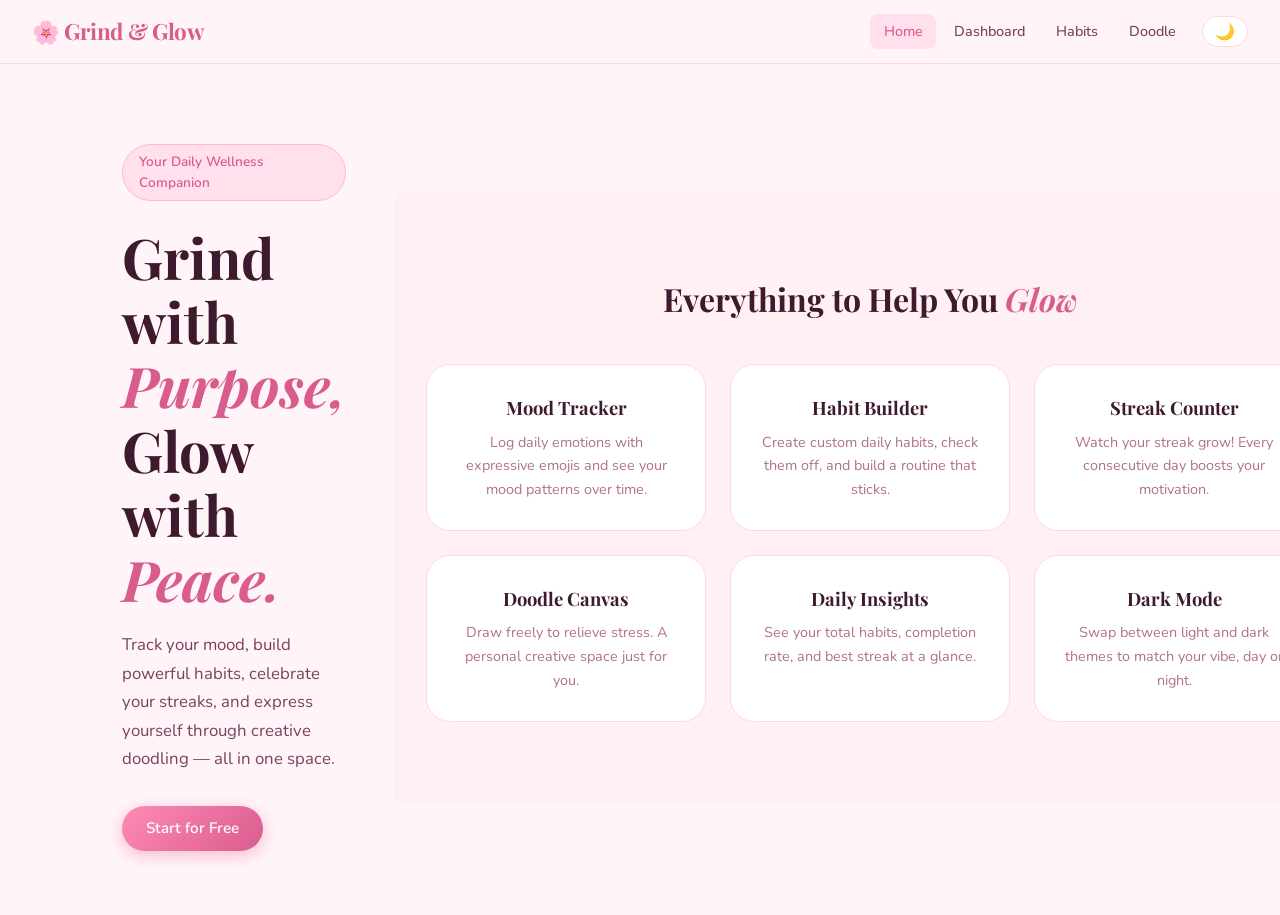
<file: index.html>
<!DOCTYPE html>
<html lang="en">
<head>
  <meta charset="UTF-8" />
  <meta name="viewport" content="width=device-width, initial-scale=1.0"/>
  <title>Grind & Glow — Mental Wellness Tracker</title>
  <link rel="stylesheet" href="css/style.css" />
  <link rel="stylesheet" href="css/landing.css" />
</head>
<body>

  <!-- ============ NAVBAR ============ -->
  <nav class="navbar">
    <div class="nav-brand">🌸 Grind &amp; Glow</div>
    <div class="nav-links">
      <a href="index.html" class="active">Home</a>
      <a href="dashboard.html">Dashboard</a>
      <a href="habits.html">Habits</a>
      <a href="doodle.html">Doodle</a>
      <button class="theme-toggle" id="themeToggle">🌙</button>
    </div>
  </nav>

  <!-- ============ HERO SECTION ============ -->
  <section class="hero">
    <div class="hero-content">
      <span class="hero-badge">Your Daily Wellness Companion</span>
      <h1 class="hero-title">
        Grind with <em>Purpose,</em><br/>
        Glow with <em>Peace.</em>
      </h1>
      <p class="hero-subtitle">
        Track your mood, build powerful habits, celebrate your streaks,
        and express yourself through creative doodling — all in one space.
      </p>
      <div class="hero-buttons">
        <a href="signup.html" class="btn btn-primary">Start for Free</a>
       
      </div>
    </div>

    
  <!-- ============ FEATURES SECTION ============ -->
  <section class="features">
    <h2 class="section-title">Everything to Help You <em>Glow</em></h2>
    <div class="features-grid">

      <div class="feature-card">
       
        <h3>Mood Tracker</h3>
        <p>Log daily emotions with expressive emojis and see your mood patterns over time.</p>
      </div>

      <div class="feature-card">
        
        <h3>Habit Builder</h3>
        <p>Create custom daily habits, check them off, and build a routine that sticks.</p>
      </div>

      <div class="feature-card">
       
        <h3>Streak Counter</h3>
        <p>Watch your streak grow! Every consecutive day boosts your motivation.</p>
      </div>

      <div class="feature-card">
       
        <h3>Doodle Canvas</h3>
        <p>Draw freely to relieve stress. A personal creative space just for you.</p>
      </div>

      <div class="feature-card">
        
        <h3>Daily Insights</h3>
        <p>See your total habits, completion rate, and best streak at a glance.</p>
      </div>

      <div class="feature-card">
      
        <h3>Dark Mode</h3>
        <p>Swap between light and dark themes to match your vibe, day or night.</p>
      </div>

    </div>
  </section>

 
  <script src="js/theme.js"></script>
</body>
</html>
</file>
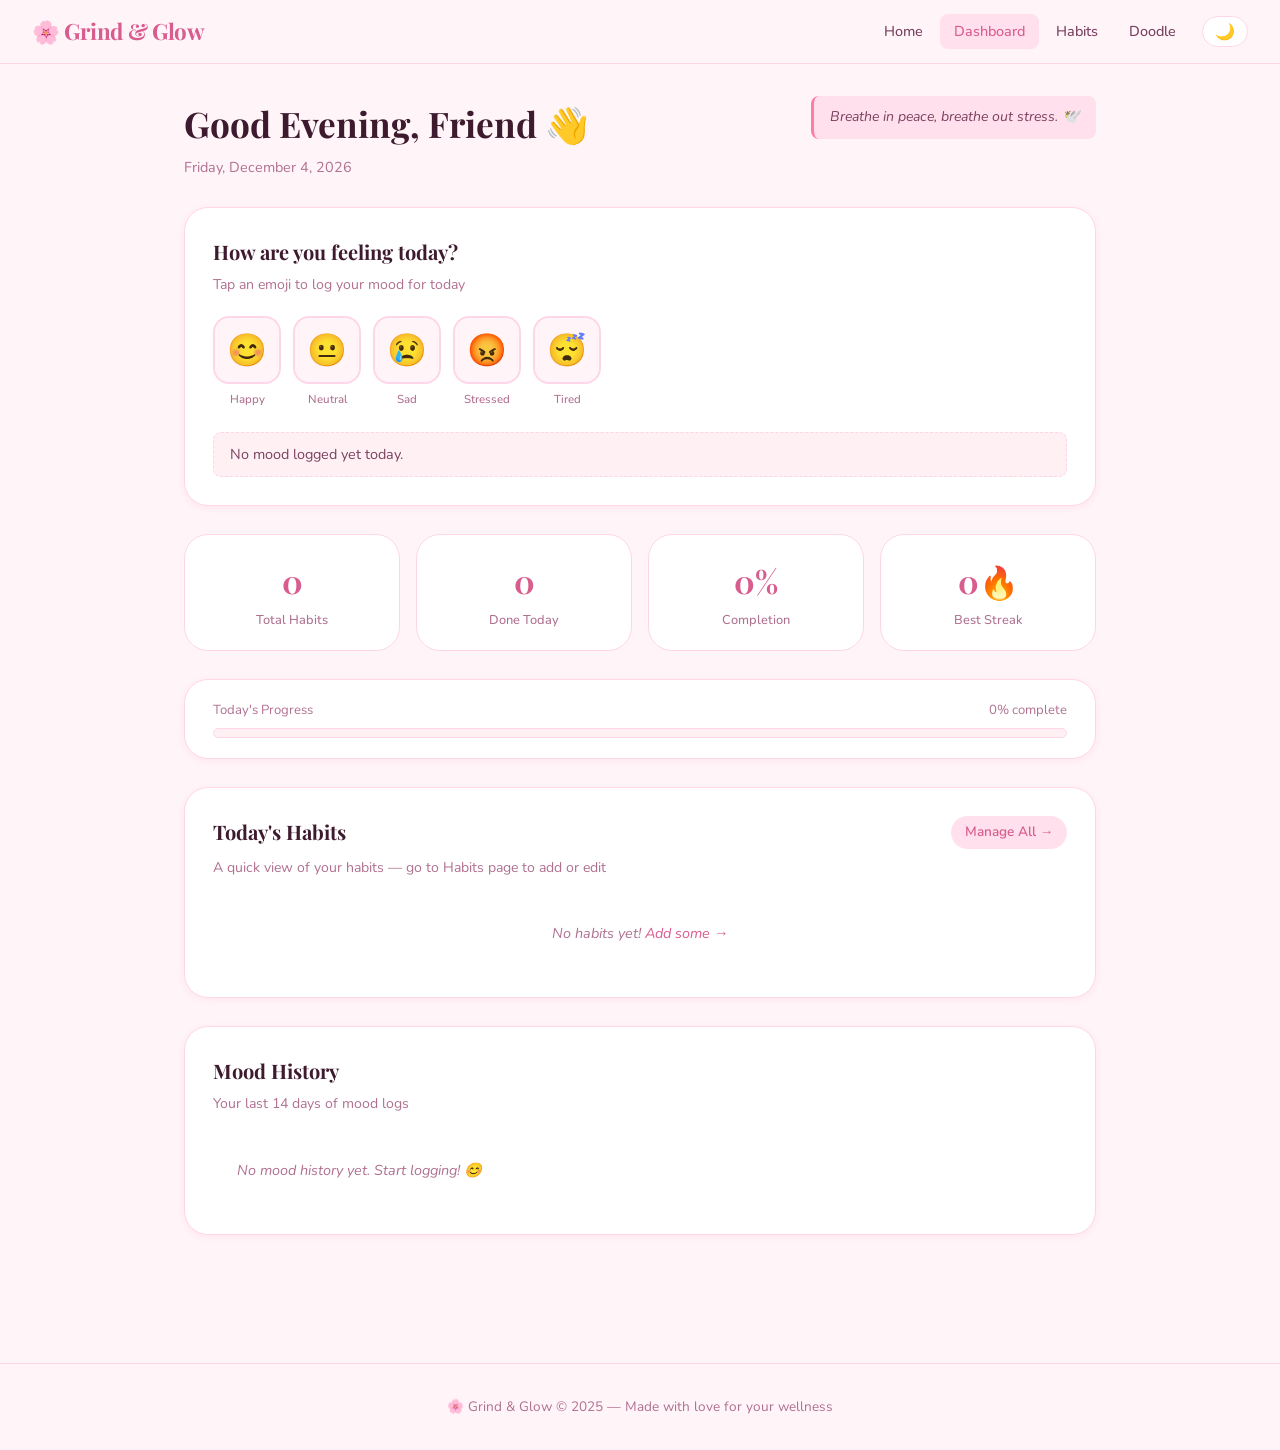
<file: dashboard.html>
<!DOCTYPE html>
<html lang="en">
<head>
  <meta charset="UTF-8" />
  <meta name="viewport" content="width=device-width, initial-scale=1.0"/>
  <title>Dashboard — Grind &amp; Glow</title>
  <link rel="stylesheet" href="css/style.css" />
  <link rel="stylesheet" href="css/dashboard.css" />
</head>
<body>

  <!-- ============ NAVBAR ============ -->
  <nav class="navbar">
    <div class="nav-brand">🌸 Grind &amp; Glow</div>
    <div class="nav-links">
      <a href="index.html">Home</a>
      <a href="dashboard.html" class="active">Dashboard</a>
      <a href="habits.html">Habits</a>
      <a href="doodle.html">Doodle</a>
      <button class="theme-toggle" id="themeToggle">🌙</button>
    </div>
  </nav>

  <!-- ============ MAIN CONTENT ============ -->
  <main class="dashboard-layout">

    <!-- GREETING + DATE -->
    <section class="dash-greeting">
      <div>
       
        <h1 class="dash-title">
          Good <span id="timeOfDay">Morning</span>,
          <span id="userName">Friend</span> 👋
        </h1>
        <p class="dash-date" id="todayDate">Loading date...</p>
      </div>

    
      <div class="dash-quote" id="dailyQuote">Loading quote...</div>
    </section>

   
    <section class="mood-card card">
      <h2 class="card-title">How are you feeling today?</h2>
      <p class="card-sub">Tap an emoji to log your mood for today</p>

      
      <div class="mood-buttons" id="moodButtons">
        <div class="mood-btn-wrapper">
          <button class="mood-btn" data-mood="happy"   data-label="Happy">😊</button>
          <span class="mood-label">Happy</span>
        </div>
        <div class="mood-btn-wrapper">
          <button class="mood-btn" data-mood="neutral" data-label="Neutral">😐</button>
          <span class="mood-label">Neutral</span>
        </div>
        <div class="mood-btn-wrapper">
          <button class="mood-btn" data-mood="sad"     data-label="Sad">😢</button>
          <span class="mood-label">Sad</span>
        </div>
        <div class="mood-btn-wrapper">
          <button class="mood-btn" data-mood="angry"   data-label="Stressed">😡</button>
          <span class="mood-label">Stressed</span>
        </div>
        <div class="mood-btn-wrapper">
          <button class="mood-btn" data-mood="tired"   data-label="Tired">😴</button>
          <span class="mood-label">Tired</span>
        </div>
      </div>

      <!-- Shows the currently selected mood -->
      <div class="mood-selected" id="moodSelected">
        No mood logged yet today.
      </div>
    </section>

    
    <section class="stats-row">
      <div class="stat-card">
        <div class="stat-number" id="totalHabits">0</div>
        <div class="stat-label">Total Habits</div>
      </div>
      <div class="stat-card">
        <div class="stat-number" id="completedToday">0</div>
        <div class="stat-label">Done Today</div>
      </div>
      <div class="stat-card">
        <div class="stat-number" id="completionPct">0%</div>
        <div class="stat-label">Completion</div>
      </div>
      <div class="stat-card">
        <div class="stat-number" id="bestStreak">0🔥</div>
        <div class="stat-label">Best Streak</div>
      </div>
    </section>

    <!-- Daily Progress Bar -->
    <div class="card" style="padding: 1.25rem 1.75rem;">
      <div class="progress-bar-label">
        <span>Today's Progress</span>
        <span id="progressBarLabel">0%</span>
      </div>
      <div class="progress-bar-bg">
        <div class="progress-bar-fill" id="progressBar" style="width: 0%"></div>
      </div>
    </div>

    <!-- =================== -->
    <!--   QUICK HABITS      -->
    <!-- =================== -->
    <section class="quick-habits card">
      <div style="display:flex; justify-content:space-between; align-items:center; margin-bottom:0.5rem;">
        <h2 class="card-title" style="margin:0;">Today's Habits</h2>
        <a href="habits.html" class="btn btn-soft" style="padding:0.35rem 0.85rem; font-size:0.85rem;">
          Manage All →
        </a>
      </div>
      <p class="card-sub">A quick view of your habits — go to Habits page to add or edit</p>
      <!-- Filled by dashboard.js -->
      <div id="quickHabitsList" class="quick-habits-list">
        <p class="empty-state">Loading habits...</p>
      </div>
    </section>

    <!-- =================== -->
    <!--  MOOD HISTORY       -->
    <!-- =================== -->
    <section class="mood-history-section card">
      <h2 class="card-title">Mood History</h2>
      <p class="card-sub">Your last 14 days of mood logs</p>
      <!-- Filled by dashboard.js -->
      <div class="mood-history-grid" id="moodHistoryGrid">
        <p class="empty-state">No history yet. Start logging your mood above!</p>
      </div>
    </section>

    

  </main>

  <!-- ============ FOOTER ============ -->
  <footer class="footer">
    <p>🌸 Grind &amp; Glow &copy; 2025 — Made with love for your wellness</p>
  </footer>

  <!-- Toast notification (added by JS) -->
  <div id="toast"></div>

  <script src="js/theme.js"></script>
  <script src="js/dashboard.js"></script>
</body>
</html>
</file>
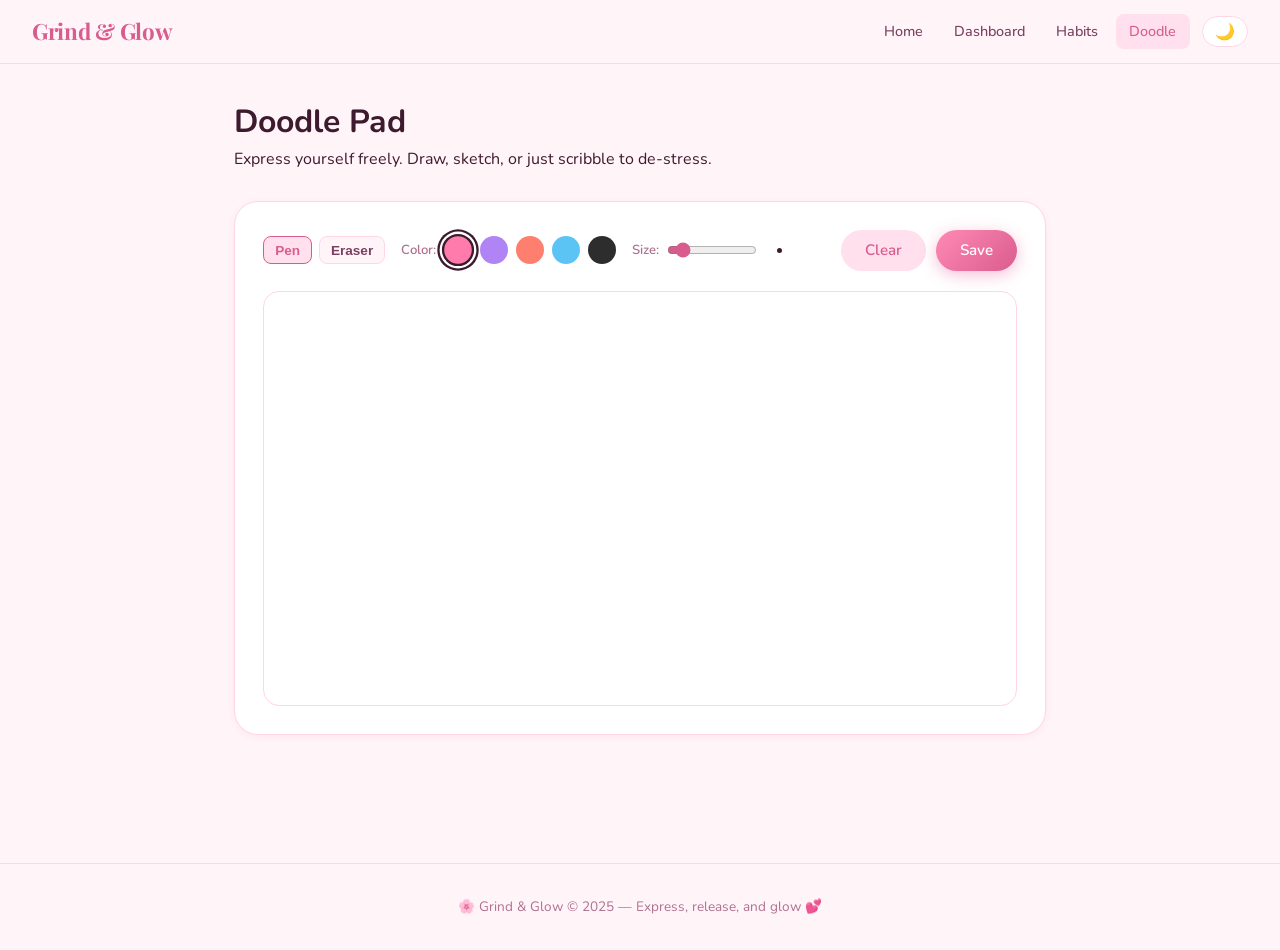
<file: doodle.html>
<!DOCTYPE html>
<html lang="en">
<head>
  <meta charset="UTF-8" />
  <meta name="viewport" content="width=device-width, initial-scale=1.0"/>
  <title>Doodle Pad — Grind &amp; Glow</title>
  <link rel="stylesheet" href="css/style.css" />
  <link rel="stylesheet" href="css/doodle.css" />
</head>
<body>

  <!-- ============ NAVBAR ============ -->
  <nav class="navbar">
    <div class="nav-brand">Grind &amp; Glow</div>
    <div class="nav-links">
      <a href="index.html">Home</a>
      <a href="dashboard.html">Dashboard</a>
      <a href="habits.html">Habits</a>
      <a href="doodle.html" class="active">Doodle</a>
      <button class="theme-toggle" id="themeToggle">🌙</button>
    </div>
  </nav>

  <!-- ============ MAIN CONTENT ============ -->
  <main class="doodle-layout">

    <!-- PAGE HEADER -->
    <div class="page-header">
      <h1>Doodle Pad</h1>
      <p>Express yourself freely. Draw, sketch, or just scribble to de-stress.</p>
    </div>

    <!-- ======================== -->
    <!--   CANVAS CARD            -->
    <!-- ======================== -->
    <section class="canvas-card card">

      <!-- TOOLBAR -->
      <div class="canvas-toolbar">

        <!-- Tool Mode: Pen / Eraser -->
        <div class="tool-group">
          <!-- id="toolPen" and id="toolEraser" → doodle.js manages active state -->
          <button class="tool-btn active" id="toolPen"    title="Draw mode"> Pen</button>
          <button class="tool-btn"        id="toolEraser" title="Erase mode">Eraser</button>
        </div>

        <!-- Color Swatches -->
        <!--
          data-color → the hex color that gets applied when clicked.
          doodle.js reads this value and sets it as the stroke color.
        -->
        <div class="color-group">
          <label>Color:</label>

          <!-- Pink (default) -->
          <button
            class="color-swatch"
            data-color="#ff7bac"
            style="background:#ff7bac;"
            title="Pink"
            aria-label="Pink"
          ></button>

          <!-- Soft Purple -->
          <button
            class="color-swatch"
            data-color="#b084f5"
            style="background:#b084f5;"
            title="Purple"
            aria-label="Purple"
          ></button>

          <!-- Coral -->
          <button
            class="color-swatch"
            data-color="#ff7f6e"
            style="background:#ff7f6e;"
            title="Coral"
            aria-label="Coral"
          ></button>

          <!-- Sky Blue -->
          <button
            class="color-swatch"
            data-color="#5bc4f5"
            style="background:#5bc4f5;"
            title="Sky Blue"
            aria-label="Sky Blue"
          ></button>

          <!-- Black -->
          <button
            class="color-swatch"
            data-color="#2d2d2d"
            style="background:#2d2d2d;"
            title="Dark"
            aria-label="Dark"
          ></button>

        </div>

        <!-- Brush Size Slider -->
        <div class="size-group">
          <label for="brushSize">Size:</label>
          <!--
            id="brushSize" → doodle.js reads this value on 'input' event
            value="5"      → default brush size in pixels
          -->
          <input
            type="range"
            id="brushSize"
            class="brush-size-input"
            min="2"
            max="30"
            value="5"
            aria-label="Brush size"
          />
          <!-- Shows a preview dot that changes size with the slider -->
          <div class="size-preview">
            <div class="size-dot" id="sizeDot" style="width:5px; height:5px;"></div>
          </div>
        </div>

        <!-- Action Buttons -->
        <div class="toolbar-actions">
          <!-- id="clearCanvas" → doodle.js listens for click, then clears the canvas -->
          <button class="btn btn-soft" id="clearCanvas">Clear</button>
          <!-- id="downloadCanvas" → doodle.js saves the canvas as a PNG file -->
          <button class="btn btn-primary" id="downloadCanvas"> Save</button>
        </div>

      </div><!-- end toolbar -->

      <!-- THE CANVAS -->
      <!--
        The <canvas> element is where all drawing happens.
        id="doodleCanvas" → doodle.js targets this element.
        width/height are set dynamically by JS to match the container size.
        CSS handles the visual display size.
      -->
      <div class="canvas-wrapper">
        <canvas id="doodleCanvas" width="800" height="440">
          <!-- Fallback message for very old browsers -->
          Your browser does not support the Canvas element.
        </canvas>
      </div>

      

    </section><!-- end canvas card -->

    
  </main>

  <!-- ============ FOOTER ============ -->
  <footer class="footer">
    <p>🌸 Grind &amp; Glow &copy; 2025 — Express, release, and glow 💕</p>
  </footer>

  <!-- Toast notification -->
  <div id="toast"></div>

  <script src="js/theme.js"></script>
  <script src="js/doodle.js"></script>
</body>
</html>
</file>
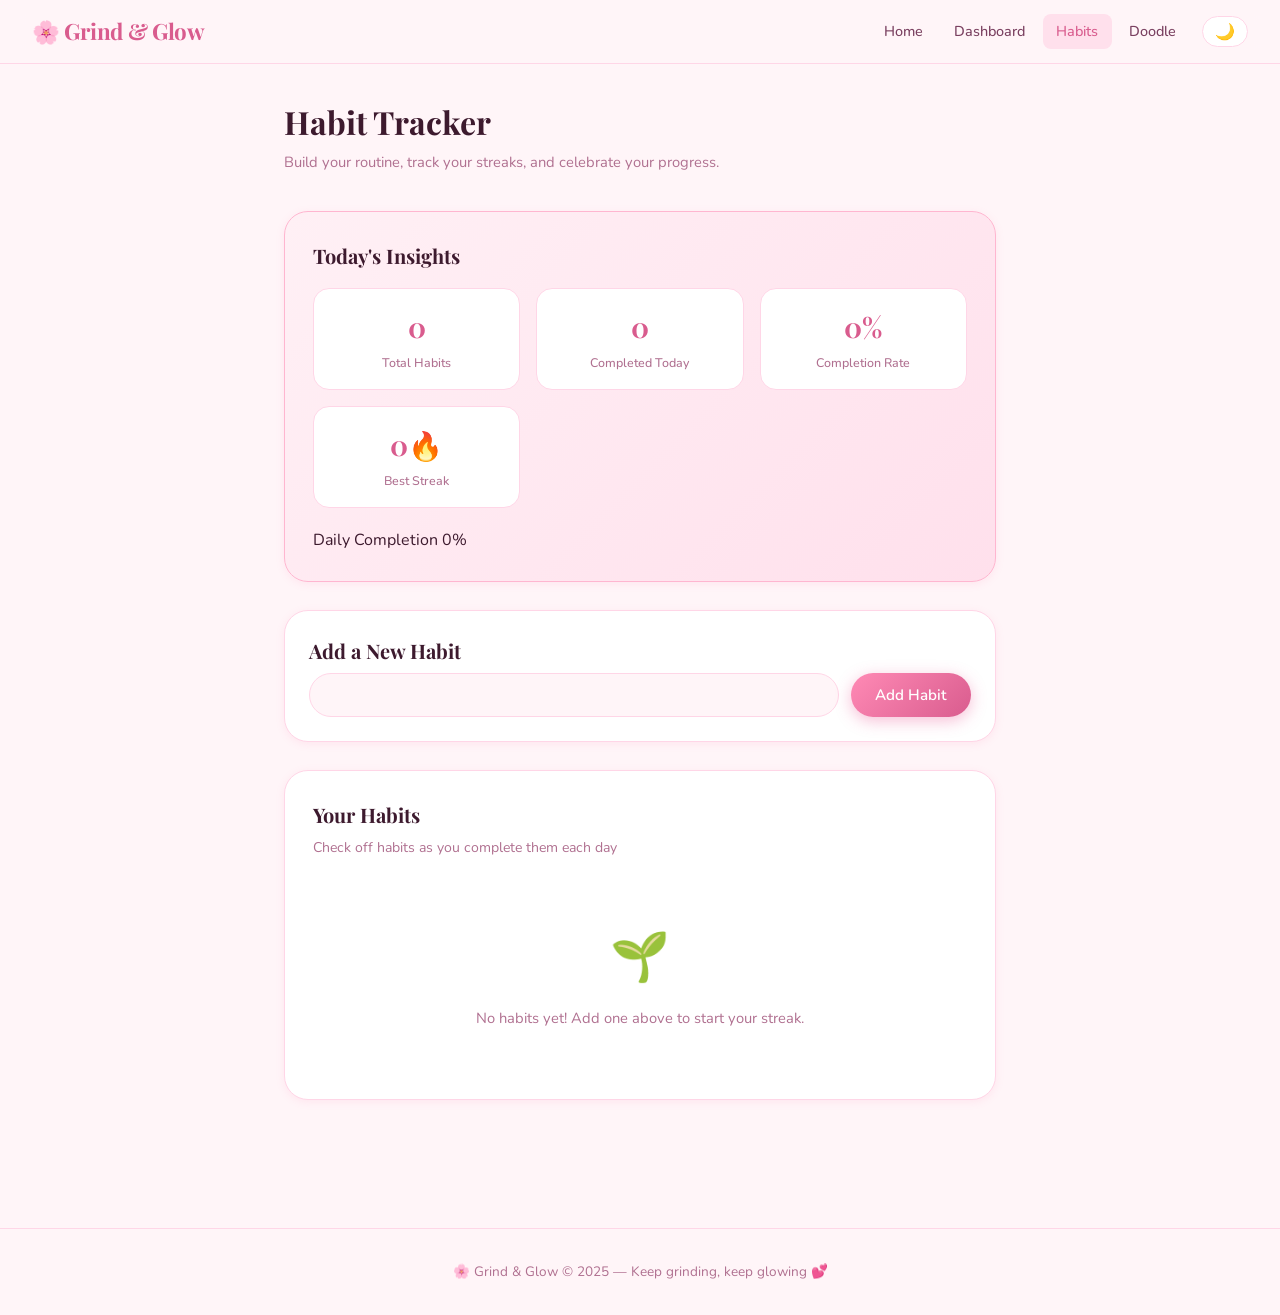
<file: habits.html>
<!DOCTYPE html>
<html lang="en">
<head>
  <meta charset="UTF-8" />
  <meta name="viewport" content="width=device-width, initial-scale=1.0"/>
  <title>Habits — Grind &amp; Glow</title>
  <link rel="stylesheet" href="css/style.css" />
  <link rel="stylesheet" href="css/habits.css" />
</head>
<body>

  <!-- ============ NAVBAR ============ -->
  <nav class="navbar">
    <div class="nav-brand">🌸 Grind &amp; Glow</div>
    <div class="nav-links">
      <a href="index.html">Home</a>
      <a href="dashboard.html">Dashboard</a>
      <a href="habits.html" class="active">Habits</a>
      <a href="doodle.html">Doodle</a>
      <button class="theme-toggle" id="themeToggle">🌙</button>
    </div>
  </nav>

  <!-- ============ MAIN CONTENT ============ -->
  <main class="habits-layout">

    <!-- PAGE HEADER -->
    <div class="page-header">
      <h1>Habit Tracker</h1>
      <p>Build your routine, track your streaks, and celebrate your progress.</p>
    </div>

    <!-- ======================== -->
    <!--   INSIGHTS (STATS)       -->
    <!-- ======================== -->
    <!--
      Numbers are updated by habits.js whenever habits change.
    -->
    <section class="insights-card card">
      <h2 class="card-title"> Today's Insights</h2>
      <div class="insights-grid">
        <div class="insight-item">
          <div class="insight-value" id="insightTotal">0</div>
          <div class="insight-label">Total Habits</div>
        </div>
        <div class="insight-item">
          <div class="insight-value" id="insightDone">0</div>
          <div class="insight-label">Completed Today</div>
        </div>
        <div class="insight-item">
          <div class="insight-value" id="insightPct">0%</div>
          <div class="insight-label">Completion Rate</div>
        </div>
        <div class="insight-item">
          <div class="insight-value" id="insightBest">0🔥</div>
          <div class="insight-label">Best Streak</div>
        </div>
      </div>

      <!-- Progress bar showing completion % -->
      <div class="habits-progress-bar">
        <div class="progress-bar-label">
          <span>Daily Completion</span>
          <span id="habitsProgressPct">0%</span>
        </div>
        <div class="progress-bar-bg">
          <div class="progress-bar-fill" id="habitsProgressBar" style="width: 0%"></div>
        </div>
      </div>
    </section>

    <!-- ======================== -->
    <!--   ADD HABIT FORM         -->
    <!-- ======================== -->
    <section class="add-habit-card card">
      <h2 class="card-title"> Add a New Habit</h2>
    

      <!--
        The form ID is "addHabitForm" — habits.js listens for its submit event.
        "novalidate" turns off the browser's default popup validation (we handle it in JS).
      -->
      <form class="add-habit-form" id="addHabitForm" novalidate>
        <input
          type="text"
          id="habitInput"
          class="habit-input"
          
          maxlength="60"
          autocomplete="off"
        />
        <button type="submit" class="btn btn-primary">Add Habit</button>
      </form>
    </section>

   
    <section class="habits-section card">
      <h2 class="card-title">Your Habits</h2>
      <p class="card-sub">Check off habits as you complete them each day</p>

      
      <div class="habits-list" id="habitsList">
        <!-- JS will fill this in -->
        <div class="habits-empty">
          <span class="habits-empty-icon">🌱</span>
          <p>No habits yet! Add one above to get started.</p>
        </div>
      </div>
    </section>

  </main>

  <!-- ============ FOOTER ============ -->
  <footer class="footer">
    <p>🌸 Grind &amp; Glow &copy; 2025 — Keep grinding, keep glowing 💕</p>
  </footer>

  <!-- Toast notification -->
  <div id="toast"></div>

  <script src="js/theme.js"></script>
  <script src="js/habits.js"></script>
</body>
</html>
</file>
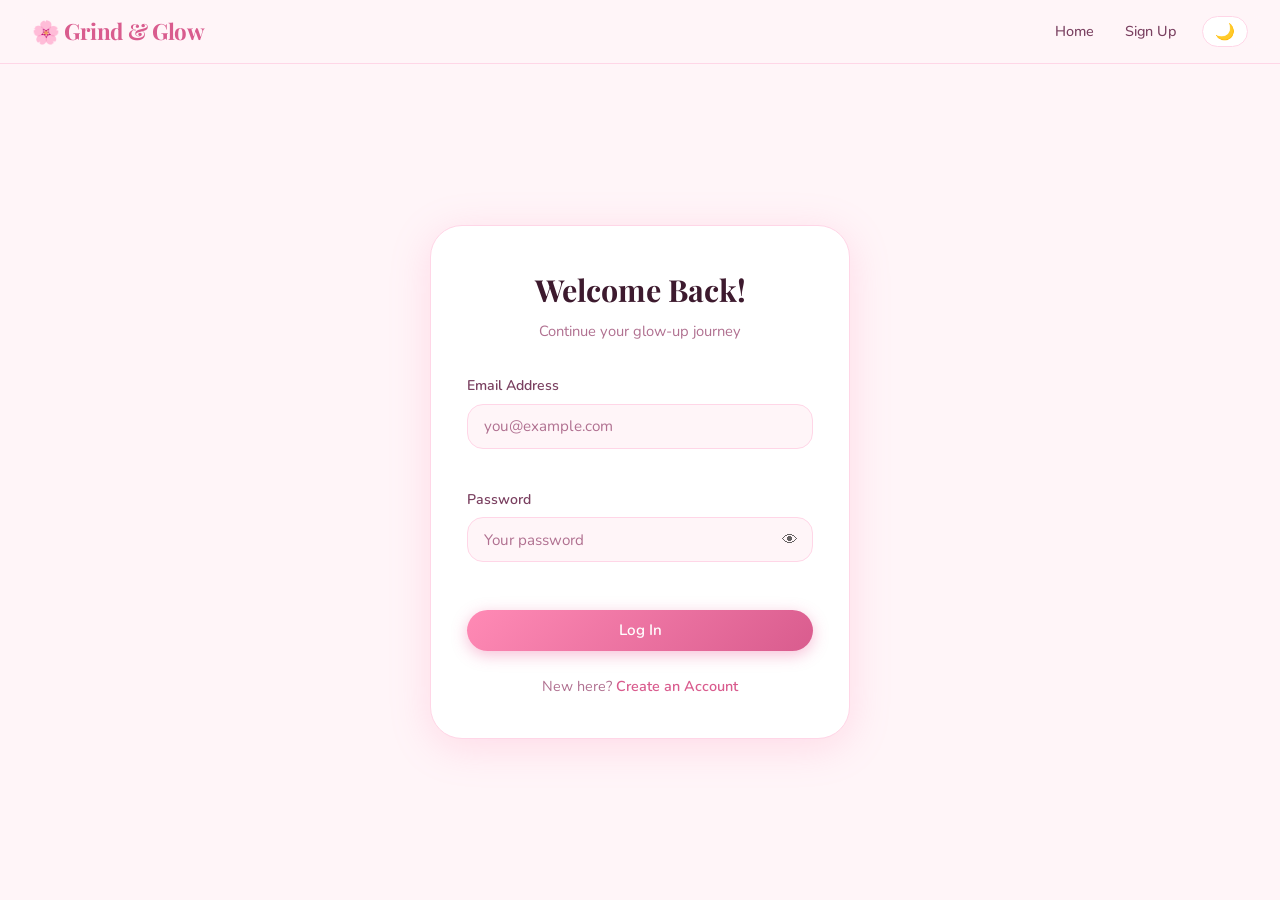
<file: login.html>
<!DOCTYPE html>
<html lang="en">
<head>
  <meta charset="UTF-8" />
  <meta name="viewport" content="width=device-width, initial-scale=1.0"/>
  <title>Log In — Grind &amp; Glow</title>
  <link rel="stylesheet" href="css/style.css" />
  <link rel="stylesheet" href="css/auth.css" />
</head>
<body>

  <!-- ============ NAVBAR ============ -->
  <nav class="navbar">
    <div class="nav-brand">
      <a href="index.html" style="text-decoration:none;color:inherit;">🌸 Grind &amp; Glow</a>
    </div>
    <div class="nav-links">
      <a href="index.html">Home</a>
      <a href="signup.html">Sign Up</a>
      <button class="theme-toggle" id="themeToggle">🌙</button>
    </div>
  </nav>

  <!-- ============ AUTH PAGE ============ -->
  <div class="auth-page">

    <div class="auth-card">

      <!-- Header -->
      <div class="auth-header">
        
        <h1>Welcome Back!</h1>
        <p>Continue your glow-up journey</p>
      </div>

      <!-- Login Form -->
      <form class="auth-form" id="loginForm" novalidate>

        <!-- Email -->
        <div class="form-group">
          <label for="email">Email Address</label>
          <input
            type="email"
            id="email"
            placeholder="you@example.com"
            autocomplete="email"
          />
          <span class="form-error" id="emailError"></span>
        </div>

        <!-- Password -->
        <div class="form-group">
          <label for="password">Password</label>
          <div class="input-wrapper">
            <input
              type="password"
              id="password"
              placeholder="Your password"
              autocomplete="current-password"
            />
            <button type="button" class="toggle-pw" id="togglePw" aria-label="Toggle password visibility">👁</button>
          </div>
          <span class="form-error" id="passwordError"></span>
        </div>

        <button type="submit" class="btn btn-primary btn-full">Log In</button>

      </form>

      <!-- Switch to signup -->
      <p class="auth-switch">
        New here? <a href="signup.html">Create an Account</a>
      </p>

      
    </div>

    

  </div>

  <script src="js/theme.js"></script>
  <script src="js/auth.js"></script>
</body>
</html>
</file>
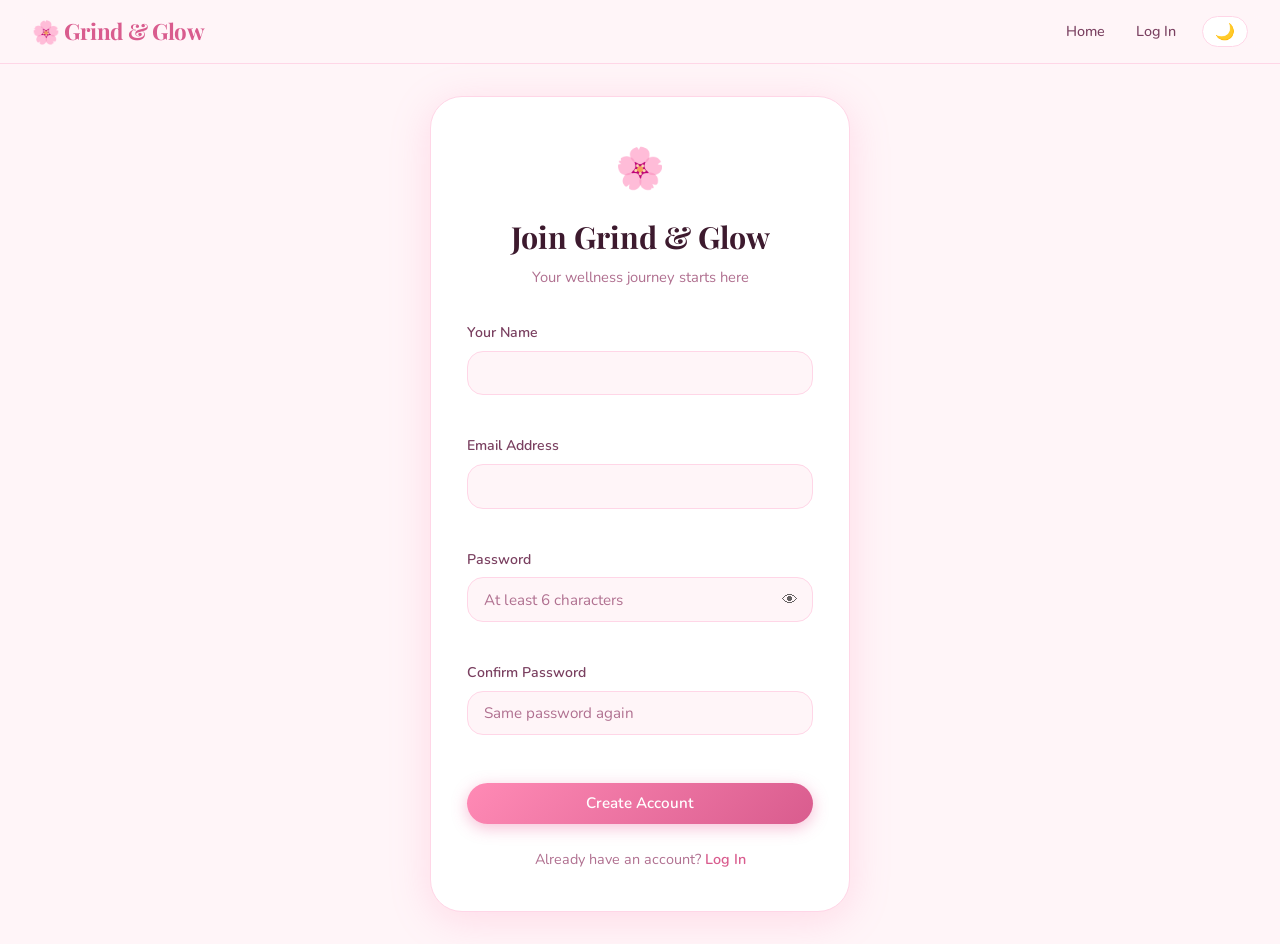
<file: signup.html>
<!DOCTYPE html>
<html lang="en">
<head>
  <meta charset="UTF-8" />
  <meta name="viewport" content="width=device-width, initial-scale=1.0"/>
  <title>Sign Up — Grind &amp; Glow</title>
  <link rel="stylesheet" href="css/style.css" />
  <link rel="stylesheet" href="css/auth.css" />
</head>
<body>

  <!-- ============ NAVBAR ============ -->
  <nav class="navbar">
    <div class="nav-brand">
      <a href="index.html" style="text-decoration:none;color:inherit;">🌸 Grind &amp; Glow</a>
    </div>
    <div class="nav-links">
      <a href="index.html">Home</a>
      <a href="login.html">Log In</a>
      <button class="theme-toggle" id="themeToggle">🌙</button>
    </div>
  </nav>

  <!-- ============ AUTH PAGE ============ -->
  <div class="auth-page">

    <div class="auth-card">

      <!-- Header -->
      <div class="auth-header">
        <div class="auth-icon">🌸</div>
        <h1>Join Grind &amp; Glow</h1>
        <p>Your wellness journey starts here</p>
      </div>

     
      <form class="auth-form" id="signupForm" novalidate>

       
        <div class="form-group">
          <label for="name">Your Name</label>
          <input
            type="text"
            id="name"
            
            autocomplete="name"
          />
          <span class="form-error" id="nameError"></span>
        </div>

        <!-- Email Field -->
        <div class="form-group">
          <label for="email">Email Address</label>
          <input
            type="email"
            id="email"
            
            autocomplete="email"
          />
          <span class="form-error" id="emailError"></span>
        </div>

        <!-- Password Field -->
        <div class="form-group">
          <label for="password">Password</label>
          <div class="input-wrapper">
            <input
              type="password"
              id="password"
              placeholder="At least 6 characters"
              autocomplete="new-password"
            />
            <button type="button" class="toggle-pw" id="togglePw" aria-label="Toggle password visibility">👁</button>
          </div>
          <span class="form-error" id="passwordError"></span>
        </div>

        <!-- Confirm Password -->
        <div class="form-group">
          <label for="confirm">Confirm Password</label>
          <input
            type="password"
            id="confirm"
            placeholder="Same password again"
            autocomplete="new-password"
          />
          <span class="form-error" id="confirmError"></span>
        </div>

        <button type="submit" class="btn btn-primary btn-full">Create Account</button>
      </form>

      <!-- Switch to login -->
      <p class="auth-switch">
        Already have an account? <a href="login.html">Log In</a>
      </p>

    </div>


  </div>

  <script src="js/theme.js"></script>
  <script src="js/auth.js"></script>
</body>
</html>
</file>
<file: css/style.css>
@import url('https://fonts.googleapis.com/css2?family=Playfair+Display:ital,wght@0,400;0,600;0,700;1,400&family=Nunito:wght@300;400;500;600;700&display=swap');

/* ---- CSS VARIABLES ---- */
:root {
  /* Pink Palette */
  --pink-50:  #fff0f5;
  --pink-100: #ffe0ec;
  --pink-200: #ffb6d0;
  --pink-300: #ff8ab5;
  --pink-400: #ff5e99;
  --pink-500: #e8478a;
  --pink-600: #c73070;

  /* Background & Surface */
  --bg:         #fff5f8;
  --bg-alt:     #fff0f4;
  --surface:    #ffffff;
  --surface-2:  #fff7fa;
  --border:     #ffd6e7;

  /* Text */
  --text-primary:   #3d1a2e;
  --text-secondary: #7a4060;
  --text-muted:     #b07090;

  /* Accent */
  --accent:         #ff7bac;
  --accent-dark:    #d95c8e;
  --accent-light:   #ffe0ec;

  /* Functional */
  --success:  #a8d8a8;
  --warning:  #ffd6a5;
  --danger:   #ffaaa5;

  /* Shadows */
  --shadow-sm:  0 2px 8px rgba(255, 123, 172, 0.12);
  --shadow-md:  0 4px 20px rgba(255, 123, 172, 0.18);
  --shadow-lg:  0 8px 40px rgba(255, 123, 172, 0.22);

  /* Radius */
  --radius-sm:  8px;
  --radius-md:  16px;
  --radius-lg:  24px;
  --radius-xl:  32px;

  /* Fonts */
  --font-heading: 'Playfair Display', serif;
  --font-body:    'Nunito', sans-serif;

  /* Transitions */
  --transition: all 0.25s ease;
}

/* ---- DARK MODE VARIABLES ---- */
body.dark {
  --bg:         #1a0d14;
  --bg-alt:     #230f1b;
  --surface:    #2e1422;
  --surface-2:  #3a1a2c;
  --border:     #5a2540;

  --text-primary:   #fce4ef;
  --text-secondary: #e8a0bf;
  --text-muted:     #b06080;

  --accent:         #ff7bac;
  --accent-dark:    #ff9eca;
  --accent-light:   #4a1a30;

  --shadow-sm:  0 2px 8px rgba(0,0,0,0.4);
  --shadow-md:  0 4px 20px rgba(0,0,0,0.5);
  --shadow-lg:  0 8px 40px rgba(0,0,0,0.55);
}

/* ---- RESET & BASE ---- */
*, *::before, *::after {
  box-sizing: border-box;
  margin: 0;
  padding: 0;
}

html {
  scroll-behavior: smooth;
}

body {
  font-family: var(--font-body);
  background-color: var(--bg);
  color: var(--text-primary);
  line-height: 1.6;
  transition: background-color 0.3s ease, color 0.3s ease;
  min-height: 100vh;
}

a {
  color: var(--accent-dark);
  text-decoration: none;
  transition: var(--transition);
}
a:hover { color: var(--pink-600); }

img { max-width: 100%; }

/* ---- SCROLLBAR ---- */
::-webkit-scrollbar { width: 6px; }
::-webkit-scrollbar-track { background: var(--bg); }
::-webkit-scrollbar-thumb {
  background: var(--pink-200);
  border-radius: 10px;
}

/* ---- NAVBAR ---- */
.navbar {
  position: sticky;
  top: 0;
  z-index: 100;
  display: flex;
  align-items: center;
  justify-content: space-between;
  padding: 0 2rem;
  height: 64px;
  background: rgba(255, 245, 248, 0.85);
  backdrop-filter: blur(12px);
  -webkit-backdrop-filter: blur(12px);
  border-bottom: 1px solid var(--border);
  transition: var(--transition);
}
body.dark .navbar {
  background: rgba(26, 13, 20, 0.88);
}

.nav-brand {
  font-family: var(--font-heading);
  font-size: 1.4rem;
  font-weight: 700;
  color: var(--accent-dark);
  letter-spacing: -0.3px;
}

.nav-links {
  display: flex;
  align-items: center;
  gap: 0.25rem;
}
.nav-links a {
  padding: 0.4rem 0.85rem;
  border-radius: var(--radius-sm);
  font-size: 0.9rem;
  font-weight: 500;
  color: var(--text-secondary);
  transition: var(--transition);
}
.nav-links a:hover,
.nav-links a.active {
  background: var(--accent-light);
  color: var(--accent-dark);
}

/* ---- THEME TOGGLE BUTTON ---- */
.theme-toggle {
  background: var(--surface);
  border: 1.5px solid var(--border);
  border-radius: 50px;
  padding: 0.3rem 0.75rem;
  cursor: pointer;
  font-size: 1rem;
  transition: var(--transition);
  color: var(--text-primary);
  margin-left: 0.5rem;
}
.theme-toggle:hover {
  background: var(--accent-light);
  border-color: var(--accent);
  transform: scale(1.08);
}

/* ---- BUTTONS ---- */
.btn {
  display: inline-flex;
  align-items: center;
  justify-content: center;
  gap: 0.4rem;
  padding: 0.65rem 1.5rem;
  border-radius: 50px;
  font-family: var(--font-body);
  font-size: 0.95rem;
  font-weight: 600;
  cursor: pointer;
  border: none;
  transition: var(--transition);
  text-decoration: none;
}

.btn-primary {
  background: linear-gradient(135deg, var(--pink-300), var(--accent-dark));
  color: #fff;
  box-shadow: 0 4px 16px rgba(233, 71, 138, 0.35);
}
.btn-primary:hover {
  transform: translateY(-2px);
  box-shadow: 0 6px 24px rgba(233, 71, 138, 0.45);
  color: #fff;
}

.btn-ghost {
  background: transparent;
  color: var(--accent-dark);
  border: 1.5px solid var(--accent);
}
.btn-ghost:hover {
  background: var(--accent-light);
  transform: translateY(-2px);
}

.btn-soft {
  background: var(--accent-light);
  color: var(--accent-dark);
}
.btn-soft:hover {
  background: var(--pink-200);
}

.btn-danger {
  background: var(--danger);
  color: #8b2020;
}
.btn-danger:hover {
  background: #ff8a85;
}

.btn-full { width: 100%; }

.btn-large {
  padding: 0.85rem 2.2rem;
  font-size: 1.05rem;
}

/* ---- CARDS ---- */
.card {
  background: var(--surface);
  border: 1px solid var(--border);
  border-radius: var(--radius-lg);
  padding: 1.75rem;
  box-shadow: var(--shadow-sm);
  transition: var(--transition);
}
.card:hover { box-shadow: var(--shadow-md); }

.card-title {
  font-family: var(--font-heading);
  font-size: 1.25rem;
  color: var(--text-primary);
  margin-bottom: 0.35rem;
}

.card-sub {
  font-size: 0.88rem;
  color: var(--text-muted);
  margin-bottom: 1.2rem;
}

/* ---- SECTION TITLE ---- */
.section-title {
  font-family: var(--font-heading);
  font-size: 2rem;
  color: var(--text-primary);
  text-align: center;
  margin-bottom: 2.5rem;
}
.section-title em {
  font-style: italic;
  color: var(--accent-dark);
}

/* ---- TOAST NOTIFICATION ---- */
#toast {
  position: fixed;
  bottom: 2rem;
  right: 2rem;
  background: var(--surface);
  border: 1.5px solid var(--border);
  border-left: 4px solid var(--accent);
  padding: 0.8rem 1.4rem;
  border-radius: var(--radius-md);
  font-size: 0.92rem;
  font-weight: 500;
  color: var(--text-primary);
  box-shadow: var(--shadow-md);
  z-index: 9999;
  opacity: 0;
  transform: translateY(12px);
  transition: opacity 0.3s ease, transform 0.3s ease;
  pointer-events: none;
}
#toast.show {
  opacity: 1;
  transform: translateY(0);
}

/* ---- FOOTER ---- */
.footer {
  text-align: center;
  padding: 2rem;
  font-size: 0.85rem;
  color: var(--text-muted);
  border-top: 1px solid var(--border);
  margin-top: 4rem;
}

/* ---- UTILITY ---- */
.text-center { text-align: center; }
.mt-1 { margin-top: 0.5rem; }
.mt-2 { margin-top: 1rem; }
.mt-3 { margin-top: 1.5rem; }
.mb-1 { margin-bottom: 0.5rem; }
.mb-2 { margin-bottom: 1rem; }
.hidden { display: none !important; }
</file>
<file: css/landing.css>
/* ============================================
   GRIND & GLOW — Landing Page Styles
   ============================================ */

/* ---- HERO ---- */
.hero {
  display: flex;
  align-items: center;
  justify-content: space-between;
  gap: 3rem;
  max-width: 1100px;
  margin: 0 auto;
  padding: 5rem 2rem 4rem;
  min-height: calc(90vh - 64px);
}

.hero-content {
  flex: 1;
  max-width: 540px;
}

.hero-badge {
  display: inline-block;
  background: var(--accent-light);
  color: var(--accent-dark);
  border: 1px solid var(--pink-200);
  border-radius: 50px;
  padding: 0.35rem 1rem;
  font-size: 0.85rem;
  font-weight: 600;
  margin-bottom: 1.5rem;
  animation: fadeSlideUp 0.5s ease both;
}

.hero-title {
  font-family: var(--font-heading);
  font-size: clamp(2.4rem, 5vw, 3.5rem);
  line-height: 1.15;
  color: var(--text-primary);
  margin-bottom: 1.25rem;
  animation: fadeSlideUp 0.6s ease 0.1s both;
}
.hero-title em {
  color: var(--accent-dark);
  font-style: italic;
}

.hero-subtitle {
  font-size: 1.05rem;
  color: var(--text-secondary);
  line-height: 1.7;
  margin-bottom: 2rem;
  animation: fadeSlideUp 0.6s ease 0.2s both;
}

.hero-buttons {
  display: flex;
  gap: 1rem;
  flex-wrap: wrap;
  animation: fadeSlideUp 0.6s ease 0.3s both;
}

/* ---- HERO VISUAL ---- */
.hero-visual {
  flex: 1;
  position: relative;
  max-width: 420px;
  height: 380px;
}

.hero-blob {
  position: absolute;
  width: 340px;
  height: 340px;
  background: radial-gradient(ellipse at 60% 40%, var(--pink-100) 0%, var(--pink-200) 60%, transparent 80%);
  border-radius: 60% 40% 55% 45% / 50% 60% 40% 50%;
  top: 20px;
  left: 30px;
  animation: blobFloat 8s ease-in-out infinite;
  z-index: 0;
}

.floating-card {
  position: absolute;
  background: var(--surface);
  border: 1.5px solid var(--border);
  border-radius: var(--radius-md);
  padding: 0.7rem 1.1rem;
  display: flex;
  align-items: center;
  gap: 0.6rem;
  font-size: 0.9rem;
  font-weight: 600;
  color: var(--text-primary);
  box-shadow: var(--shadow-md);
  z-index: 2;
  white-space: nowrap;
}
.card-emoji { font-size: 1.4rem; }
.card-text { font-size: 0.88rem; color: var(--text-secondary); }

.card-1 {
  top: 40px;
  left: 10px;
  animation: floatY 4s ease-in-out infinite;
}
.card-2 {
  top: 155px;
  right: 0px;
  animation: floatY 4s ease-in-out 1.2s infinite;
}
.card-3 {
  bottom: 50px;
  left: 30px;
  animation: floatY 4s ease-in-out 0.6s infinite;
}

/* ---- FEATURES ---- */
.features {
  background: var(--bg-alt);
  padding: 5rem 2rem;
}

.features-grid {
  display: grid;
  grid-template-columns: repeat(auto-fit, minmax(280px, 1fr));
  gap: 1.5rem;
  max-width: 1100px;
  margin: 0 auto;
}

.feature-card {
  background: var(--surface);
  border: 1px solid var(--border);
  border-radius: var(--radius-lg);
  padding: 1.75rem;
  text-align: center;
  transition: var(--transition);
  cursor: default;
}
.feature-card:hover {
  transform: translateY(-6px);
  box-shadow: var(--shadow-md);
  border-color: var(--pink-200);
}

.feature-icon {
  font-size: 2.5rem;
  margin-bottom: 1rem;
  display: block;
}

.feature-card h3 {
  font-family: var(--font-heading);
  font-size: 1.15rem;
  margin-bottom: 0.5rem;
  color: var(--text-primary);
}

.feature-card p {
  font-size: 0.9rem;
  color: var(--text-muted);
  line-height: 1.65;
}

/* ---- CTA SECTION ---- */
.cta-section {
  padding: 5rem 2rem;
  text-align: center;
  background: linear-gradient(135deg, var(--pink-50) 0%, var(--pink-100) 100%);
}
body.dark .cta-section {
  background: linear-gradient(135deg, var(--surface) 0%, var(--surface-2) 100%);
}

.cta-content h2 {
  font-family: var(--font-heading);
  font-size: 2.2rem;
  margin-bottom: 0.75rem;
}
.cta-content p {
  color: var(--text-secondary);
  font-size: 1.05rem;
  margin-bottom: 1.75rem;
}

/* ---- ANIMATIONS ---- */
@keyframes fadeSlideUp {
  from { opacity: 0; transform: translateY(22px); }
  to   { opacity: 1; transform: translateY(0); }
}

@keyframes floatY {
  0%, 100% { transform: translateY(0); }
  50%       { transform: translateY(-12px); }
}

@keyframes blobFloat {
  0%, 100% { border-radius: 60% 40% 55% 45% / 50% 60% 40% 50%; }
  33%       { border-radius: 45% 55% 40% 60% / 60% 40% 55% 45%; }
  66%       { border-radius: 55% 45% 60% 40% / 40% 55% 45% 60%; }
}

/* ---- RESPONSIVE ---- */
@media (max-width: 768px) {
  .hero {
    flex-direction: column;
    padding: 3rem 1.5rem 2rem;
    text-align: center;
    min-height: auto;
  }
  .hero-buttons { justify-content: center; }
  .hero-visual { width: 100%; height: 220px; }
  .hero-blob { width: 220px; height: 220px; left: 50%; transform: translateX(-50%); }
  .card-1 { top: 10px; left: 5px; }
  .card-2 { top: 80px; right: 5px; }
  .card-3 { display: none; }
}
</file>
<file: css/dashboard.css>
/* ============================================
   GRIND & GLOW — Dashboard Styles
   ============================================ */

.dashboard-layout {
  max-width: 960px;
  margin: 0 auto;
  padding: 2rem 1.5rem 4rem;
  display: flex;
  flex-direction: column;
  gap: 1.75rem;
}

/* ---- GREETING ---- */
.dash-greeting {
  display: flex;
  align-items: flex-start;
  justify-content: space-between;
  flex-wrap: wrap;
  gap: 1rem;
}

.dash-title {
  font-family: var(--font-heading);
  font-size: clamp(1.6rem, 4vw, 2.2rem);
  color: var(--text-primary);
}

.dash-date {
  font-size: 0.9rem;
  color: var(--text-muted);
  margin-top: 0.25rem;
}

.dash-quote {
  background: var(--accent-light);
  border-left: 3px solid var(--accent);
  border-radius: var(--radius-sm);
  padding: 0.65rem 1rem;
  font-size: 0.88rem;
  color: var(--text-secondary);
  font-style: italic;
  max-width: 320px;
  line-height: 1.6;
}

/* ---- MOOD CARD ---- */
.mood-card {
  background: var(--surface);
  border: 1px solid var(--border);
  border-radius: var(--radius-lg);
  padding: 1.75rem;
}

.mood-buttons {
  display: flex;
  gap: 0.75rem;
  flex-wrap: wrap;
  margin-bottom: 1rem;
}

/* Wrapper that stacks the button and its label */
.mood-btn-wrapper {
  display: flex;
  flex-direction: column;
  align-items: center;
  gap: 0.4rem;
}
.mood-btn-wrapper .mood-label {
  font-size: 0.72rem;
  color: var(--text-muted);
  font-weight: 500;
}

.mood-btn {
  font-size: 2rem;
  background: var(--bg);
  border: 2px solid var(--border);
  border-radius: var(--radius-md);
  width: 68px;
  height: 68px;
  cursor: pointer;
  transition: var(--transition);
  display: flex;
  align-items: center;
  justify-content: center;
  position: relative;
}
.mood-btn:hover {
  transform: scale(1.12);
  border-color: var(--accent);
  background: var(--accent-light);
  box-shadow: var(--shadow-sm);
}
.mood-btn.selected {
  border-color: var(--accent-dark);
  background: var(--accent-light);
  box-shadow: 0 0 0 3px rgba(255, 123, 172, 0.25);
  transform: scale(1.1);
}
.mood-btn .mood-label {
  position: absolute;
  bottom: -22px;
  left: 50%;
  transform: translateX(-50%);
  font-size: 0.7rem;
  font-family: var(--font-body);
  color: var(--text-muted);
  white-space: nowrap;
}

.mood-selected {
  background: var(--bg-alt);
  border: 1px dashed var(--border);
  border-radius: var(--radius-sm);
  padding: 0.6rem 1rem;
  font-size: 0.9rem;
  color: var(--text-secondary);
  margin-top: 1.5rem;
}

/* ---- STATS ROW ---- */
.stats-row {
  display: grid;
  grid-template-columns: repeat(4, 1fr);
  gap: 1rem;
}

.stat-card {
  background: var(--surface);
  border: 1px solid var(--border);
  border-radius: var(--radius-lg);
  padding: 1.25rem;
  text-align: center;
  transition: var(--transition);
}
.stat-card:hover {
  transform: translateY(-4px);
  box-shadow: var(--shadow-md);
}

.stat-number {
  font-family: var(--font-heading);
  font-size: 2rem;
  color: var(--accent-dark);
  font-weight: 700;
}

.stat-label {
  font-size: 0.8rem;
  color: var(--text-muted);
  margin-top: 0.25rem;
  font-weight: 500;
}

/* ---- PROGRESS BAR ---- */
.progress-bar-wrapper {
  margin-top: 0.75rem;
}
.progress-bar-label {
  display: flex;
  justify-content: space-between;
  font-size: 0.82rem;
  color: var(--text-muted);
  margin-bottom: 0.4rem;
}
.progress-bar-bg {
  background: var(--bg-alt);
  border-radius: 50px;
  height: 10px;
  overflow: hidden;
  border: 1px solid var(--border);
}
.progress-bar-fill {
  height: 100%;
  border-radius: 50px;
  background: linear-gradient(90deg, var(--pink-300), var(--accent-dark));
  transition: width 0.6s ease;
  min-width: 0%;
}

/* ---- MOOD HISTORY ---- */
.mood-history-section {
  background: var(--surface);
  border: 1px solid var(--border);
  border-radius: var(--radius-lg);
  padding: 1.75rem;
}

.mood-history-grid {
  display: flex;
  gap: 0.6rem;
  flex-wrap: wrap;
  margin-top: 1rem;
}

.mood-history-item {
  display: flex;
  flex-direction: column;
  align-items: center;
  gap: 0.25rem;
  background: var(--bg);
  border: 1px solid var(--border);
  border-radius: var(--radius-sm);
  padding: 0.5rem 0.7rem;
  font-size: 0.75rem;
  color: var(--text-muted);
}
.mood-history-item .emoji { font-size: 1.4rem; }

.empty-state {
  text-align: center;
  color: var(--text-muted);
  font-size: 0.9rem;
  padding: 1.5rem;
  font-style: italic;
}

/* ---- HABIT QUICK VIEW on DASHBOARD ---- */
.quick-habits {
  background: var(--surface);
  border: 1px solid var(--border);
  border-radius: var(--radius-lg);
  padding: 1.75rem;
}

.quick-habits-list {
  display: flex;
  flex-direction: column;
  gap: 0.65rem;
  margin-top: 0.75rem;
}

.quick-habit-item {
  display: flex;
  align-items: center;
  gap: 0.75rem;
  background: var(--bg);
  border: 1px solid var(--border);
  border-radius: var(--radius-md);
  padding: 0.6rem 1rem;
  transition: var(--transition);
}
.quick-habit-item.done {
  background: var(--accent-light);
  border-color: var(--pink-200);
}

.quick-habit-check {
  width: 22px; height: 22px;
  border-radius: 50%;
  border: 2px solid var(--border);
  background: var(--surface);
  display: flex; align-items: center; justify-content: center;
  font-size: 0.75rem;
  flex-shrink: 0;
  transition: var(--transition);
}
.quick-habit-item.done .quick-habit-check {
  background: var(--accent-dark);
  border-color: var(--accent-dark);
  color: white;
}

.quick-habit-name {
  flex: 1;
  font-size: 0.92rem;
  font-weight: 500;
}
.quick-habit-item.done .quick-habit-name {
  text-decoration: line-through;
  color: var(--text-muted);
}

.quick-habit-streak {
  font-size: 0.8rem;
  color: var(--accent-dark);
  font-weight: 600;
  background: var(--accent-light);
  padding: 0.15rem 0.5rem;
  border-radius: 50px;
}

/* ---- RESPONSIVE ---- */
@media (max-width: 700px) {
  .stats-row { grid-template-columns: repeat(2, 1fr); }
  .dash-greeting { flex-direction: column; }
  .dash-quote { max-width: 100%; }
}
</file>
<file: css/doodle.css>
/* ============================================
   GRIND & GLOW — Doodle Page Styles
   ============================================ */

.doodle-layout {
  max-width: 860px;
  margin: 0 auto;
  padding: 2rem 1.5rem 4rem;
  display: flex;
  flex-direction: column;
  gap: 1.75rem;
}

/* ---- CANVAS CARD ---- */
.canvas-card {
  background: var(--surface);
  border: 1px solid var(--border);
  border-radius: var(--radius-lg);
  padding: 1.75rem;
}

.canvas-toolbar {
  display: flex;
  align-items: center;
  gap: 1rem;
  flex-wrap: wrap;
  margin-bottom: 1.25rem;
}

/* Color swatches */
.color-group {
  display: flex;
  align-items: center;
  gap: 0.5rem;
}
.color-group label {
  font-size: 0.82rem;
  font-weight: 600;
  color: var(--text-muted);
}

.color-swatch {
  width: 28px; height: 28px;
  border-radius: 50%;
  border: 2px solid transparent;
  cursor: pointer;
  transition: var(--transition);
  outline: none;
}
.color-swatch:hover { transform: scale(1.2); }
.color-swatch.active {
  border-color: var(--text-primary);
  transform: scale(1.15);
  box-shadow: 0 0 0 2px var(--surface), 0 0 0 4px var(--text-primary);
}

/* Brush size */
.size-group {
  display: flex;
  align-items: center;
  gap: 0.5rem;
}
.size-group label {
  font-size: 0.82rem;
  font-weight: 600;
  color: var(--text-muted);
}
.brush-size-input {
  width: 90px;
  accent-color: var(--accent-dark);
}
.size-preview {
  width: 28px; height: 28px;
  display: flex; align-items: center; justify-content: center;
}
.size-dot {
  background: var(--text-primary);
  border-radius: 50%;
  transition: var(--transition);
}

/* Toolbar right side */
.toolbar-actions {
  margin-left: auto;
  display: flex;
  gap: 0.6rem;
  flex-wrap: wrap;
}

/* ---- CANVAS ITSELF ---- */
.canvas-wrapper {
  position: relative;
  border-radius: var(--radius-md);
  overflow: hidden;
  border: 1.5px solid var(--border);
  background: #fff;
  cursor: crosshair;
}
body.dark .canvas-wrapper { background: #1a0d14; }

#doodleCanvas {
  display: block;
  width: 100%;
  height: auto;
  touch-action: none;
}

/* Canvas instructions */
.canvas-hint {
  text-align: center;
  font-size: 0.82rem;
  color: var(--text-muted);
  margin-top: 0.75rem;
  font-style: italic;
}

/* ---- TOOL MODE BUTTONS ---- */
.tool-group {
  display: flex;
  gap: 0.4rem;
}
.tool-btn {
  background: var(--bg);
  border: 1.5px solid var(--border);
  border-radius: var(--radius-sm);
  padding: 0.35rem 0.7rem;
  font-size: 0.85rem;
  font-weight: 600;
  cursor: pointer;
  color: var(--text-secondary);
  transition: var(--transition);
}
.tool-btn:hover {
  background: var(--accent-light);
  border-color: var(--accent);
  color: var(--accent-dark);
}
.tool-btn.active {
  background: var(--accent-light);
  border-color: var(--accent-dark);
  color: var(--accent-dark);
}

/* ---- TIPS CARD ---- */
.tips-card {
  background: linear-gradient(135deg, var(--pink-50), var(--accent-light));
  border: 1px solid var(--pink-200);
  border-radius: var(--radius-lg);
  padding: 1.5rem 1.75rem;
}
body.dark .tips-card {
  background: linear-gradient(135deg, var(--surface), var(--surface-2));
}

.tips-grid {
  display: grid;
  grid-template-columns: repeat(auto-fit, minmax(200px, 1fr));
  gap: 1rem;
  margin-top: 1rem;
}

.tip-item {
  display: flex;
  align-items: flex-start;
  gap: 0.6rem;
  font-size: 0.87rem;
  color: var(--text-secondary);
}
.tip-icon { font-size: 1.2rem; flex-shrink: 0; }

/* ---- RESPONSIVE ---- */
@media (max-width: 600px) {
  .canvas-toolbar { gap: 0.75rem; }
  .toolbar-actions { margin-left: 0; width: 100%; }
}
</file>
<file: css/habits.css>
/* ============================================
   GRIND & GLOW — Habits Page Styles
   ============================================ */

.habits-layout {
  max-width: 760px;
  margin: 0 auto;
  padding: 2rem 1.5rem 4rem;
  display: flex;
  flex-direction: column;
  gap: 1.75rem;
}

.page-header {
  margin-bottom: 0.5rem;
}
.page-header h1 {
  font-family: var(--font-heading);
  font-size: 2rem;
  color: var(--text-primary);
}
.page-header p {
  font-size: 0.92rem;
  color: var(--text-muted);
  margin-top: 0.25rem;
}

/* ---- ADD HABIT FORM ---- */
.add-habit-card {
  background: var(--surface);
  border: 1px solid var(--border);
  border-radius: var(--radius-lg);
  padding: 1.5rem;
}

.add-habit-form {
  display: flex;
  gap: 0.75rem;
  flex-wrap: wrap;
}

.habit-input {
  flex: 1;
  min-width: 200px;
  padding: 0.7rem 1rem;
  background: var(--bg);
  border: 1.5px solid var(--border);
  border-radius: 50px;
  font-family: var(--font-body);
  font-size: 0.95rem;
  color: var(--text-primary);
  outline: none;
  transition: var(--transition);
}
.habit-input:focus {
  border-color: var(--accent);
  background: var(--surface);
  box-shadow: 0 0 0 3px rgba(255, 123, 172, 0.15);
}
.habit-input::placeholder { color: var(--text-muted); }

/* ---- HABIT LIST ---- */
.habits-section {
  background: var(--surface);
  border: 1px solid var(--border);
  border-radius: var(--radius-lg);
  padding: 1.75rem;
}

.habits-list {
  display: flex;
  flex-direction: column;
  gap: 0.85rem;
  margin-top: 1rem;
}

.habit-item {
  display: flex;
  align-items: center;
  gap: 0.85rem;
  background: var(--bg);
  border: 1.5px solid var(--border);
  border-radius: var(--radius-md);
  padding: 0.85rem 1rem;
  transition: var(--transition);
  animation: slideIn 0.3s ease both;
}
.habit-item:hover { border-color: var(--pink-200); box-shadow: var(--shadow-sm); }
.habit-item.completed {
  background: linear-gradient(135deg, var(--pink-50), var(--accent-light));
  border-color: var(--pink-200);
}

/* Checkbox */
.habit-checkbox {
  width: 26px; height: 26px;
  border-radius: 8px;
  border: 2px solid var(--border);
  background: var(--surface);
  cursor: pointer;
  display: flex; align-items: center; justify-content: center;
  font-size: 0.9rem;
  flex-shrink: 0;
  transition: var(--transition);
}
.habit-checkbox:hover { border-color: var(--accent); background: var(--accent-light); }
.habit-item.completed .habit-checkbox {
  background: var(--accent-dark);
  border-color: var(--accent-dark);
  color: white;
}

/* Name */
.habit-name {
  flex: 1;
  font-size: 0.97rem;
  font-weight: 500;
  color: var(--text-primary);
  transition: var(--transition);
}
.habit-item.completed .habit-name {
  text-decoration: line-through;
  color: var(--text-muted);
}

/* Streak badge */
.habit-streak {
  display: flex;
  align-items: center;
  gap: 0.3rem;
  background: var(--accent-light);
  border: 1px solid var(--pink-200);
  border-radius: 50px;
  padding: 0.25rem 0.65rem;
  font-size: 0.8rem;
  font-weight: 700;
  color: var(--accent-dark);
  white-space: nowrap;
}

/* Delete button */
.habit-delete {
  background: none;
  border: none;
  cursor: pointer;
  font-size: 1rem;
  opacity: 0.4;
  transition: var(--transition);
  padding: 0.2rem;
  border-radius: 4px;
  color: var(--text-primary);
}
.habit-delete:hover { opacity: 1; background: var(--danger); }

/* Empty state */
.habits-empty {
  text-align: center;
  padding: 2.5rem 1rem;
  color: var(--text-muted);
}
.habits-empty-icon { font-size: 3rem; display: block; margin-bottom: 0.75rem; }
.habits-empty p { font-size: 0.92rem; }

/* ---- INSIGHTS CARD ---- */
.insights-card {
  background: linear-gradient(135deg, var(--pink-50) 0%, var(--accent-light) 100%);
  border: 1px solid var(--pink-200);
  border-radius: var(--radius-lg);
  padding: 1.75rem;
}
body.dark .insights-card {
  background: linear-gradient(135deg, var(--surface) 0%, var(--surface-2) 100%);
}

.insights-grid {
  display: grid;
  grid-template-columns: repeat(3, 1fr);
  gap: 1rem;
  margin-top: 1rem;
}

.insight-item {
  background: var(--surface);
  border: 1px solid var(--border);
  border-radius: var(--radius-md);
  padding: 1rem;
  text-align: center;
}

.insight-value {
  font-family: var(--font-heading);
  font-size: 1.75rem;
  color: var(--accent-dark);
  font-weight: 700;
}

.insight-label {
  font-size: 0.78rem;
  color: var(--text-muted);
  margin-top: 0.2rem;
  font-weight: 500;
}

/* Progress bar in habits */
.habits-progress-bar {
  margin-top: 1.25rem;
}

/* ---- ANIMATION ---- */
@keyframes slideIn {
  from { opacity: 0; transform: translateX(-12px); }
  to   { opacity: 1; transform: translateX(0); }
}

/* ---- RESPONSIVE ---- */
@media (max-width: 600px) {
  .insights-grid { grid-template-columns: repeat(2, 1fr); }
  .add-habit-form { flex-direction: column; }
  .habit-input { min-width: unset; }
}
</file>
<file: css/auth.css>
/* ============================================
   GRIND & GLOW — Auth Pages (Login / Signup)
   ============================================ */

.auth-page {
  min-height: calc(100vh - 64px);
  display: flex;
  align-items: center;
  justify-content: center;
  padding: 2rem;
  position: relative;
  overflow: hidden;
}

/* Decorative blobs */
.auth-blob {
  position: fixed;
  border-radius: 50%;
  filter: blur(60px);
  z-index: 0;
  pointer-events: none;
}
.auth-blob-1 {
  width: 400px; height: 400px;
  background: var(--pink-100);
  top: -100px; right: -100px;
}
.auth-blob-2 {
  width: 320px; height: 320px;
  background: var(--pink-200);
  opacity: 0.5;
  bottom: -80px; left: -80px;
}
body.dark .auth-blob-1 { background: rgba(255,123,172,0.08); }
body.dark .auth-blob-2 { background: rgba(255,123,172,0.05); }

/* ---- AUTH CARD ---- */
.auth-card {
  background: var(--surface);
  border: 1.5px solid var(--border);
  border-radius: var(--radius-xl);
  padding: 2.5rem 2.25rem;
  width: 100%;
  max-width: 420px;
  box-shadow: var(--shadow-lg);
  position: relative;
  z-index: 1;
  animation: fadeSlideUp 0.5s ease both;
}

.auth-header {
  text-align: center;
  margin-bottom: 2rem;
}

.auth-icon {
  font-size: 2.5rem;
  margin-bottom: 0.75rem;
}

.auth-header h1 {
  font-family: var(--font-heading);
  font-size: 1.9rem;
  color: var(--text-primary);
  margin-bottom: 0.3rem;
}

.auth-header p {
  font-size: 0.92rem;
  color: var(--text-muted);
}

/* ---- FORM ---- */
.auth-form {
  display: flex;
  flex-direction: column;
  gap: 1.1rem;
}

.form-group {
  display: flex;
  flex-direction: column;
  gap: 0.4rem;
}

.form-group label {
  font-size: 0.88rem;
  font-weight: 600;
  color: var(--text-secondary);
}

.form-group input {
  width: 100%;
  padding: 0.7rem 1rem;
  background: var(--bg);
  border: 1.5px solid var(--border);
  border-radius: var(--radius-md);
  font-family: var(--font-body);
  font-size: 0.95rem;
  color: var(--text-primary);
  transition: var(--transition);
  outline: none;
}
.form-group input:focus {
  border-color: var(--accent);
  background: var(--surface);
  box-shadow: 0 0 0 3px rgba(255, 123, 172, 0.15);
}
.form-group input::placeholder { color: var(--text-muted); }

/* Password wrapper with eye toggle */
.input-wrapper {
  position: relative;
}
.input-wrapper input {
  padding-right: 2.8rem;
}
.toggle-pw {
  position: absolute;
  right: 0.75rem;
  top: 50%;
  transform: translateY(-50%);
  background: none;
  border: none;
  cursor: pointer;
  font-size: 1rem;
  opacity: 0.6;
  transition: var(--transition);
  padding: 0.2rem;
}
.toggle-pw:hover { opacity: 1; }

/* Error messages */
.form-error {
  font-size: 0.8rem;
  color: #d9534f;
  min-height: 1rem;
}

/* Submit button */
.auth-form .btn-primary {
  margin-top: 0.5rem;
}

/* Switch link */
.auth-switch {
  text-align: center;
  margin-top: 1.5rem;
  font-size: 0.9rem;
  color: var(--text-muted);
}
.auth-switch a {
  color: var(--accent-dark);
  font-weight: 600;
}
.auth-switch a:hover { text-decoration: underline; }

/* Demo hint box */
.demo-hint {
  margin-top: 1.25rem;
  background: var(--accent-light);
  border: 1px dashed var(--pink-300);
  border-radius: var(--radius-md);
  padding: 0.75rem 1rem;
  font-size: 0.83rem;
  color: var(--text-secondary);
  text-align: center;
}

/* Animations */
@keyframes fadeSlideUp {
  from { opacity: 0; transform: translateY(22px); }
  to   { opacity: 1; transform: translateY(0); }
}
</file>
